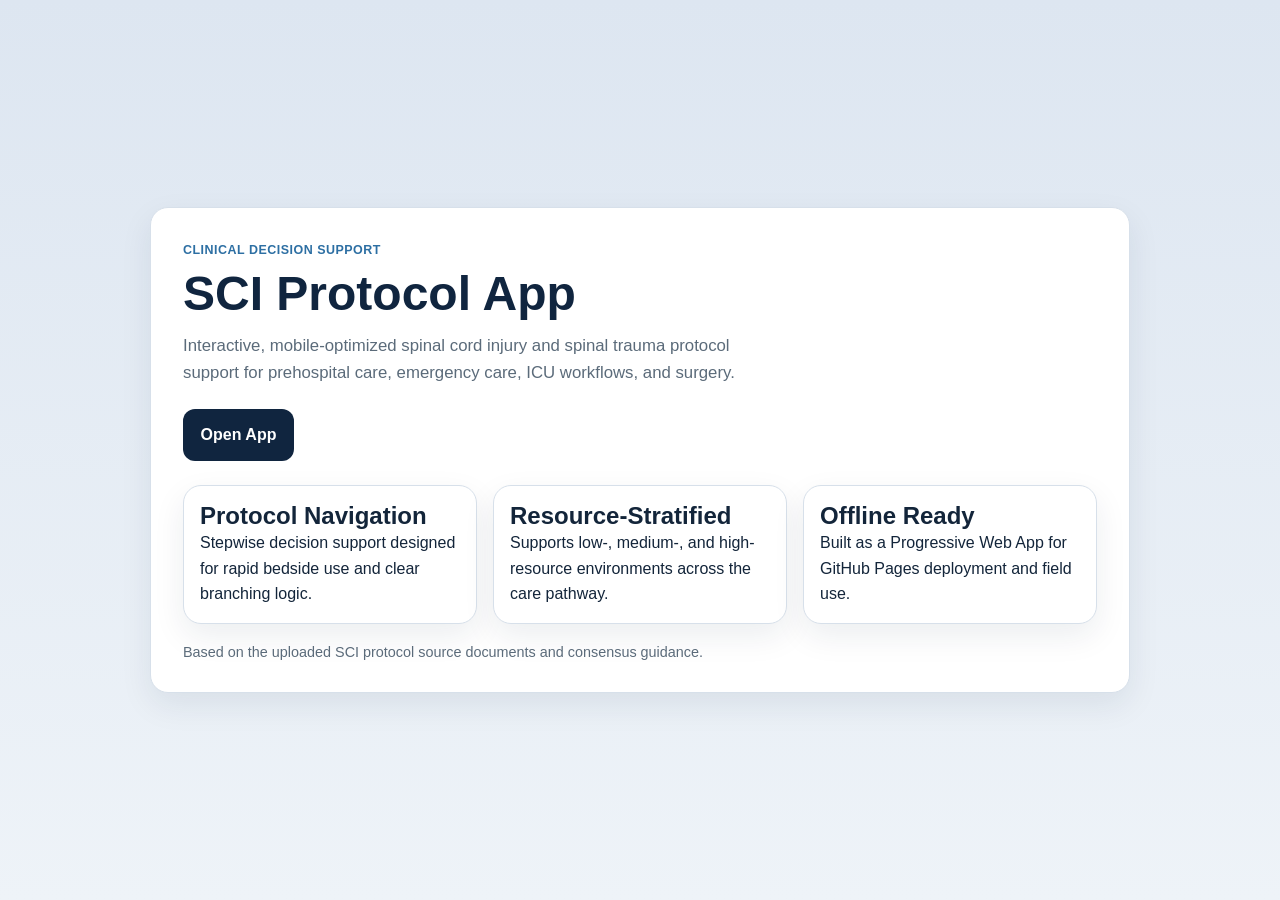
<file: index.html>
<!DOCTYPE html>
<html lang="en">
  <head>
    <meta charset="UTF-8" />
    <meta
      name="viewport"
      content="width=device-width, initial-scale=1.0, viewport-fit=cover"
    />
    <meta name="theme-color" content="#10253f" />
    <meta
      name="description"
      content="SCI Protocol App - mobile-first spinal cord injury clinical decision support web application."
    />

    <title>SCI Protocol App</title>

    <link rel="manifest" href="manifest.json" />
    <link rel="icon" type="image/png" href="assets/icons/icon-192.png" />
    <link rel="apple-touch-icon" href="assets/icons/icon-192.png" />

    <link rel="stylesheet" href="css/main.css" />
    <link rel="stylesheet" href="css/layout.css" />
  </head>
  <body class="landing-body">
    <main class="landing-shell">
      <section class="hero-card">
        <div class="hero-badge">Clinical Decision Support</div>

        <h1>SCI Protocol App</h1>

        <p class="hero-subtitle">
          Interactive, mobile-optimized spinal cord injury and spinal trauma
          protocol support for prehospital care, emergency care, ICU workflows,
          and surgery.
        </p>

        <div class="hero-actions">
          <a class="button button-primary" href="app.html">Open App</a>
        </div>

        <div class="hero-grid">
          <article class="info-card">
            <h2>Protocol Navigation</h2>
            <p>
              Stepwise decision support designed for rapid bedside use and clear
              branching logic.
            </p>
          </article>

          <article class="info-card">
            <h2>Resource-Stratified</h2>
            <p>
              Supports low-, medium-, and high-resource environments across the
              care pathway.
            </p>
          </article>

          <article class="info-card">
            <h2>Offline Ready</h2>
            <p>
              Built as a Progressive Web App for GitHub Pages deployment and
              field use.
            </p>
          </article>
        </div>

        <div class="source-note">
          Based on the uploaded SCI protocol source documents and consensus
          guidance.
        </div>
      </section>
    </main>

    <script>
      if ("serviceWorker" in navigator) {
        window.addEventListener("load", function () {
          navigator.serviceWorker
            .register("./service-worker.js")
            .catch(function (error) {
              console.error("Service worker registration failed:", error);
            });
        });
      }
    </script>
  </body>
</html>
</file>
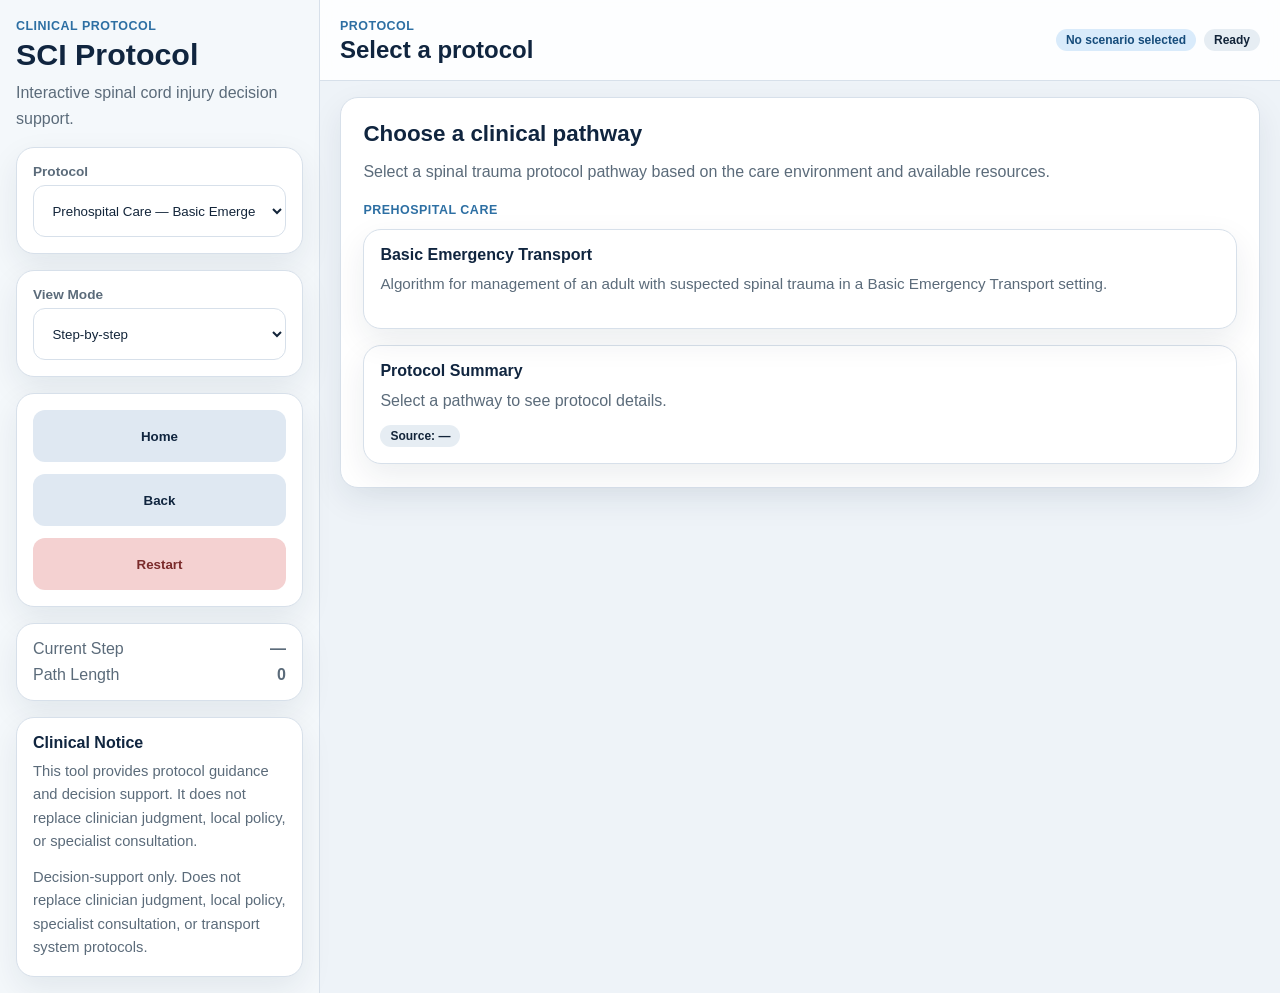
<file: app.html>
<!DOCTYPE html>
<html lang="en">
  <head>
    <meta charset="UTF-8" />

    <meta
      name="viewport"
      content="width=device-width, initial-scale=1.0, viewport-fit=cover"
    />

    <meta name="theme-color" content="#10253f" />

    <title>SCI Protocol App</title>

    <link rel="manifest" href="manifest.json" />

    <link rel="icon" href="assets/icons/icon-192.png" />
    <link rel="apple-touch-icon" href="assets/icons/icon-192.png" />

    <link rel="stylesheet" href="css/main.css" />
    <link rel="stylesheet" href="css/layout.css" />
    <link rel="stylesheet" href="css/tree.css" />
  </head>

  <body>
    <div class="app-shell">

      <!-- Sidebar -->

      <aside class="sidebar">

        <div class="brand-block">
          <div class="brand-kicker">Clinical Protocol</div>
          <h1>SCI Protocol</h1>
          <p>
            Interactive spinal cord injury decision support.
          </p>
        </div>

        <!-- Protocol Selector -->

        <section class="panel-block">

          <label class="field-label" for="protocolSelect">
            Protocol
          </label>

          <select id="protocolSelect" class="input-control">
          </select>

        </section>

        <!-- View Mode -->

        <section class="panel-block">

          <label class="field-label" for="viewModeSelect">
            View Mode
          </label>

          <select id="viewModeSelect" class="input-control">

            <option value="step">
              Step-by-step
            </option>

            <option value="tree">
              Decision tree
            </option>

          </select>

        </section>

        <!-- Navigation Controls -->

        <section class="panel-block quick-actions">

          <button
            id="homeBtn"
            class="button button-secondary"
          >
            Home
          </button>

          <button
            id="backBtn"
            class="button button-secondary"
          >
            Back
          </button>

          <button
            id="restartBtn"
            class="button button-danger"
          >
            Restart
          </button>

        </section>

        <!-- Status Panel -->

        <section class="panel-block status-block">

          <div class="status-row">

            <span>Current Step</span>

            <strong id="currentStepLabel">
              —
            </strong>

          </div>

          <div class="status-row">

            <span>Path Length</span>

            <strong id="pathLengthLabel">
              0
            </strong>

          </div>

        </section>

        <!-- Disclaimer -->

        <section class="panel-block disclaimer-block">

          <h2>Clinical Notice</h2>

          <p>
            This tool provides protocol guidance and decision support.  
            It does not replace clinician judgment, local policy, or specialist consultation.
          </p>

        </section>

      </aside>


      <!-- Main Content -->

      <main class="main-stage">

        <!-- Header -->

        <header class="topbar">

          <div>

            <div
              class="topbar-kicker"
              id="protocolCategoryLabel"
            >
              Protocol
            </div>

            <h2 id="protocolTitle">
              Select a protocol
            </h2>

          </div>

          <div class="topbar-meta">

            <span
              class="pill pill-info"
              id="scenarioLabel"
            >
              No scenario selected
            </span>

            <span
              class="pill pill-neutral"
              id="urgencyLabel"
            >
              Ready
            </span>

          </div>

        </header>


        <!-- Home View -->

        <section
          id="homeView"
          class="view-panel home-view active"
        >

          <div class="welcome-card">

            <h3>Choose a clinical pathway</h3>

            <p>
              Select a spinal trauma protocol pathway based on the
              care environment and available resources.
            </p>

            <div
              class="domain-grid"
              id="domainGrid"
            ></div>

          </div>

        </section>


        <!-- Step View -->

        <section
          id="stepView"
          class="view-panel step-view"
        >

          <article
            class="step-card"
            id="stepCard"
          >

            <div class="step-header">

              <div>

                <div
                  class="step-kicker"
                  id="stepKicker"
                >
                  Step
                </div>

                <h3 id="stepTitle">
                  Awaiting selection
                </h3>

              </div>

              <div class="step-badges">

                <span
                  class="pill pill-neutral"
                  id="stepUrgency"
                >
                  —
                </span>

                <span
                  class="pill pill-neutral"
                  id="stepComplexity"
                >
                  —
                </span>

              </div>

            </div>

            <p
              class="step-text"
              id="stepText"
            >
              Select a protocol to begin.
            </p>

            <div
              class="alerts-box"
              id="alertsBox"
            ></div>

            <div
              class="actions-box"
              id="actionsBox"
            ></div>

            <div
              class="options-grid"
              id="optionsGrid"
            ></div>

          </article>


          <!-- Support Panel -->

          <aside class="support-panel">

            <section class="support-card">

              <h4>Clinical Pearls</h4>

              <ul
                id="pearlsList"
                class="support-list"
              ></ul>

            </section>


            <section class="support-card">

              <h4>Decision Path</h4>

              <ol
                id="pathSummary"
                class="path-list"
              ></ol>

            </section>

          </aside>

        </section>


        <!-- Tree View -->

        <section
          id="treeView"
          class="view-panel tree-view"
        >

          <div class="tree-toolbar">

            <div class="tree-toolbar-group">

              <button
                id="zoomInBtn"
                class="button button-secondary"
              >
                Zoom In
              </button>

              <button
                id="zoomOutBtn"
                class="button button-secondary"
              >
                Zoom Out
              </button>

              <button
                id="fitTreeBtn"
                class="button button-secondary"
              >
                Fit
              </button>

            </div>

            <div class="tree-toolbar-group">

              <button
                id="resetTreeBtn"
                class="button button-danger"
              >
                Reset
              </button>

            </div>

          </div>


          <div
            class="tree-stage"
            id="treeStage"
          >

            <div
              class="tree-canvas"
              id="treeCanvas"
            ></div>

            <div
              class="minimap"
              id="minimap"
            ></div>

          </div>

        </section>

      </main>

    </div>


    <!-- JavaScript -->

    <script src="js/protocol-data.js"></script>
    <script src="js/protocol-engine.js"></script>
    <script src="js/tree-engine.js"></script>
    <script src="js/canvas-controls.js"></script>
    <script src="js/minimap.js"></script>
    <script src="js/ui-controller.js"></script>

  </body>
</html>
</file>
<file: css/main.css>
:root {

  /* Core Colors */

  --primary: #10253f;
  --secondary: #2d6fa3;

  --danger: #d64545;
  --warning: #d19b1c;
  --success: #1f7a4f;

  --background: #eef3f8;
  --surface: #ffffff;
  --surface-alt: #f6f9fc;

  --border: #d7e0ea;

  --text: #13253a;
  --text-muted: #5b6b7a;

  /* Radius */

  --radius-xl: 28px;
  --radius-lg: 18px;
  --radius-md: 12px;
  --radius-sm: 8px;

  /* Tap Target */

  --tap-size: 52px;

  /* Shadow */

  --shadow-soft: 0 12px 32px rgba(16,37,63,0.08);
}



/* Base Reset */

*{
  box-sizing:border-box;
}

body{

  margin:0;

  font-family:
    -apple-system,
    BlinkMacSystemFont,
    "Segoe UI",
    Roboto,
    Arial,
    sans-serif;

  background:var(--background);

  color:var(--text);

}



/* Typography */

h1,h2,h3,h4{
  margin:0;
  font-weight:700;
}

p{
  margin:0;
  line-height:1.6;
}



/* Links */

a{
  text-decoration:none;
  color:inherit;
}



/* Buttons */

.button{

  display:inline-flex;

  align-items:center;

  justify-content:center;

  min-height:var(--tap-size);

  padding:0.75rem 1.1rem;

  border-radius:var(--radius-md);

  border:none;

  font-weight:600;

  cursor:pointer;

  transition:0.15s ease;

}

.button:hover{
  transform:translateY(-1px);
}

.button-primary{

  background:var(--primary);

  color:white;

}

.button-secondary{

  background:#dfe8f2;

  color:var(--primary);

}

.button-danger{

  background:#f4d1d1;

  color:#7a2b2b;

}



/* Inputs */

.input-control{

  width:100%;

  min-height:var(--tap-size);

  border-radius:var(--radius-md);

  border:1px solid var(--border);

  padding:0.7rem 0.9rem;

  background:white;

  color:var(--text);

}



/* Labels */

.field-label{

  display:block;

  font-size:0.85rem;

  margin-bottom:6px;

  font-weight:600;

  color:var(--text-muted);

}



/* Cards */

.hero-card,
.info-card,
.panel-block,
.support-card,
.step-card,
.welcome-card{

  background:var(--surface);

  border-radius:var(--radius-lg);

  border:1px solid var(--border);

  box-shadow:var(--shadow-soft);

}



/* Pills */

.pill{

  display:inline-flex;

  align-items:center;

  justify-content:center;

  padding:4px 10px;

  border-radius:999px;

  font-size:0.75rem;

  font-weight:600;

}

.pill-neutral{
  background:#e6edf3;
}

.pill-info{
  background:#d9ebfb;
  color:#164c7b;
}

.pill-urgent{
  background:#f5d1d1;
  color:#7f2a2a;
}

.pill-warning{
  background:#f6e7c3;
  color:#7a5b1c;
}

.pill-safe{
  background:#d7f1e2;
  color:#1b6b48;
}



/* Hero Landing */

.landing-body{

  display:grid;

  place-items:center;

  min-height:100vh;

  padding:24px;

  background:linear-gradient(
    180deg,
    #dde6f1,
    #eef3f8
  );

}

.landing-shell{
  width:min(980px,100%);
}

.hero-card{

  padding:32px;

}

.hero-card h1{

  font-size:clamp(2rem,4vw,3rem);

  color:var(--primary);

  margin:8px 0 12px;

}

.hero-subtitle{

  max-width:600px;

  color:var(--text-muted);

  font-size:1.05rem;

}

.hero-grid{

  display:grid;

  grid-template-columns:repeat(
    auto-fit,
    minmax(220px,1fr)
  );

  gap:16px;

  margin-top:24px;

}

.info-card{

  padding:16px;

}

.hero-actions{

  margin-top:22px;

}

.source-note{

  margin-top:20px;

  font-size:0.9rem;

  color:var(--text-muted);

}



/* Step Card Content */

.step-text{

  margin-top:14px;

  font-size:1rem;

}



/* Alerts */

.alert-item{

  border-left:4px solid var(--secondary);

  background:var(--surface-alt);

  padding:10px 12px;

  border-radius:var(--radius-sm);

}

.alert-item.urgent{
  border-left-color:var(--danger);
}



/* Action Blocks */

.action-item{

  border-left:4px solid var(--secondary);

  background:var(--surface-alt);

  padding:10px 12px;

  border-radius:var(--radius-sm);

}



/* Options */

.option-button{

  width:100%;

  text-align:left;

  padding:14px;

  border-radius:var(--radius-md);

  border:1px solid var(--border);

  background:white;

  cursor:pointer;

}

.option-button:hover{
  border-color:var(--secondary);
}

.option-title{

  display:block;

  font-weight:700;

  margin-bottom:4px;

}

.option-help{

  font-size:0.9rem;

  color:var(--text-muted);

}



/* Support Lists */

.support-list,
.path-list{

  margin:0;

  padding-left:18px;

}

.support-list li,
.path-list li{

  margin:6px 0;

  color:var(--text-muted);

}
</file>
<file: css/layout.css>
.app-shell {
  display: grid;
  grid-template-columns: 320px 1fr;
  min-height: 100vh;
}

/* Sidebar */

.sidebar {
  display: flex;
  flex-direction: column;
  gap: 1rem;
  padding: 1rem;
  background: #f4f8fb;
  border-right: 1px solid var(--border);
}

.brand-block h1 {
  font-size: 1.9rem;
  color: var(--primary);
  margin-top: 0.2rem;
}

.brand-block p {
  margin-top: 0.5rem;
  color: var(--text-muted);
}

.brand-kicker,
.topbar-kicker,
.step-kicker,
.hero-badge {
  display: inline-block;
  font-size: 0.78rem;
  font-weight: 800;
  text-transform: uppercase;
  letter-spacing: 0.04em;
  color: var(--secondary);
}

.quick-actions {
  display: grid;
  gap: 0.75rem;
}

.status-block {
  display: grid;
  gap: 0.45rem;
}

.status-row {
  display: flex;
  align-items: center;
  justify-content: space-between;
  gap: 1rem;
  color: var(--text-muted);
}

.disclaimer-block h2 {
  font-size: 1rem;
  color: var(--primary);
  margin-bottom: 0.5rem;
}

.disclaimer-block p {
  font-size: 0.92rem;
  color: var(--text-muted);
}

/* Main Stage */

.main-stage {
  display: flex;
  flex-direction: column;
  min-width: 0;
}

/* Top Bar */

.topbar {
  position: sticky;
  top: 0;
  z-index: 20;

  display: flex;
  align-items: center;
  justify-content: space-between;
  gap: 1rem;

  padding: 1rem 1.25rem;
  background: rgba(255, 255, 255, 0.88);
  backdrop-filter: blur(10px);
  border-bottom: 1px solid var(--border);
}

.topbar h2 {
  margin-top: 0.15rem;
  font-size: 1.5rem;
  color: var(--primary);
}

.topbar-meta {
  display: flex;
  flex-wrap: wrap;
  gap: 0.5rem;
}

/* Views */

.view-panel {
  display: none;
  padding: 1rem 1.25rem 1.25rem;
}

.view-panel.active {
  display: block;
}

/* Home View */

.home-view .welcome-card {
  padding: 1.4rem;
}

.welcome-card h3 {
  font-size: 1.4rem;
  color: var(--primary);
  margin-bottom: 0.75rem;
}

.welcome-card p {
  color: var(--text-muted);
  margin-bottom: 1rem;
}

.domain-grid {
  display: grid;
  grid-template-columns: repeat(auto-fit, minmax(220px, 1fr));
  gap: 1rem;
}

.domain-card {
  background: var(--surface);
  border: 1px solid var(--border);
  border-radius: var(--radius-lg);
  box-shadow: var(--shadow-soft);
  padding: 1rem;
  cursor: pointer;
  transition: 0.15s ease;
}

.domain-card:hover {
  transform: translateY(-1px);
  border-color: var(--secondary);
}

.domain-card h4 {
  color: var(--primary);
  margin-bottom: 0.45rem;
}

.domain-card p {
  font-size: 0.95rem;
  color: var(--text-muted);
}

/* Step View */

.step-view {
  display: none;
  grid-template-columns: minmax(0, 1fr) 320px;
  gap: 1rem;
}

.step-view.active {
  display: grid;
}

.step-card {
  padding: 1.25rem;
}

.step-header {
  display: flex;
  align-items: flex-start;
  justify-content: space-between;
  gap: 1rem;
  margin-bottom: 1rem;
}

.step-header h3 {
  font-size: 1.7rem;
  color: var(--primary);
  margin-top: 0.2rem;
}

.step-badges {
  display: flex;
  flex-wrap: wrap;
  gap: 0.5rem;
}

.alerts-box,
.actions-box,
.options-grid {
  display: grid;
  gap: 0.75rem;
  margin-top: 1rem;
}

/* Support Panel */

.support-panel {
  display: grid;
  gap: 1rem;
  align-content: start;
}

.support-card {
  padding: 1rem;
}

.support-card h4 {
  font-size: 1rem;
  color: var(--primary);
  margin-bottom: 0.75rem;
}

/* Tree View */

.tree-view {
  display: none;
  height: calc(100vh - 86px);
}

.tree-view.active {
  display: flex;
  flex-direction: column;
  gap: 0.75rem;
}

.tree-toolbar {
  display: flex;
  align-items: center;
  justify-content: space-between;
  flex-wrap: wrap;
  gap: 1rem;
}

.tree-toolbar-group {
  display: flex;
  flex-wrap: wrap;
  gap: 0.75rem;
}

.tree-stage {
  position: relative;
  flex: 1;
  overflow: hidden;
  border: 1px solid var(--border);
  border-radius: var(--radius-xl);
  background: linear-gradient(180deg, #f8fbfd 0%, #eef4fa 100%);
}

/* Panel Padding Consistency */

.panel-block,
.support-card,
.welcome-card {
  padding: 1rem;
}

/* Responsive */

@media (max-width: 1080px) {
  .app-shell {
    grid-template-columns: 1fr;
  }

  .sidebar {
    border-right: 0;
    border-bottom: 1px solid var(--border);
  }

  .step-view.active {
    grid-template-columns: 1fr;
  }
}

@media (max-width: 720px) {
  .topbar {
    flex-direction: column;
    align-items: flex-start;
    padding: 0.95rem 1rem;
  }

  .view-panel {
    padding: 1rem;
  }

  .step-header {
    flex-direction: column;
  }

  .hero-card {
    padding: 1.35rem;
  }

  .brand-block h1 {
    font-size: 1.6rem;
  }

  .topbar h2 {
    font-size: 1.25rem;
  }

  .step-header h3 {
    font-size: 1.35rem;
  }
}
</file>
<file: css/tree.css>
.tree-canvas {
  position: absolute;
  inset: 0;
  transform-origin: 0 0;
  cursor: grab;
  padding: 2rem;
  min-width: max-content;
  min-height: max-content;
}

.tree-canvas.dragging {
  cursor: grabbing;
}

.tree-root {
  display: flex;
  flex-direction: column;
  gap: 1.5rem;
  align-items: center;
  width: max-content;
  min-width: 320px;
  min-height: 240px;
}

.tree-level {
  display: flex;
  gap: 1.25rem;
  align-items: flex-start;
  justify-content: center;
  width: max-content;
}

.tree-branch {
  display: flex;
  flex-direction: column;
  align-items: center;
  gap: 0.5rem;
  min-width: 320px;
}

.tree-node {
  width: 320px;
  background: #ffffff;
  border: 1px solid var(--border);
  border-radius: 18px;
  padding: 1rem;
  box-shadow: var(--shadow-soft);
  transition: 0.15s ease;
}

.tree-node.active {
  border-color: var(--secondary);
  box-shadow: 0 12px 28px rgba(45, 111, 163, 0.18);
}

.tree-node.current {
  outline: 3px solid rgba(45, 111, 163, 0.22);
}

.tree-node.urgent {
  border-left: 6px solid var(--danger);
}

.tree-node.warning {
  border-left: 6px solid var(--warning);
}

.tree-node.safe {
  border-left: 6px solid var(--success);
}

.tree-node-header {
  display: grid;
  gap: 0.45rem;
  margin-bottom: 0.55rem;
}

.tree-node-step {
  font-size: 0.76rem;
  font-weight: 800;
  letter-spacing: 0.04em;
  text-transform: uppercase;
  color: var(--secondary);
}

.tree-node h4 {
  margin: 0 0 0.35rem;
  font-size: 1rem;
  color: var(--primary);
}

.tree-node p {
  margin: 0;
  font-size: 0.92rem;
  color: var(--text-muted);
  line-height: 1.5;
}

.tree-node-tags {
  margin-top: 0.8rem;
  display: flex;
  flex-wrap: wrap;
  gap: 0.4rem;
}

.tree-connector-stack {
  display: flex;
  flex-direction: column;
  align-items: center;
  min-height: 46px;
}

.tree-line {
  background: #9cb0c3;
}

.tree-line-vertical {
  width: 2px;
  height: 16px;
}

.tree-edge-label {
  display: inline-flex;
  flex-direction: column;
  align-items: center;
  gap: 0.15rem;
  padding: 0.35rem 0.55rem;
  border: 1px solid var(--border);
  border-radius: 999px;
  background: #ffffff;
  box-shadow: var(--shadow-soft);
  font-size: 0.75rem;
  color: var(--text-muted);
  text-align: center;
  max-width: 220px;
}

.tree-edge-label.active {
  border-color: rgba(45, 111, 163, 0.35);
  background: #eef6fd;
}

.tree-edge-label strong {
  color: var(--text);
  font-size: 0.75rem;
}

.tree-edge-label span {
  font-size: 0.68rem;
  line-height: 1.25;
}

.minimap {
  position: absolute;
  right: 1rem;
  bottom: 1rem;
  width: 190px;
  height: 130px;
  background: rgba(255, 255, 255, 0.95);
  border-radius: 16px;
  border: 1px solid var(--border);
  box-shadow: var(--shadow-soft);
  padding: 0.6rem;
  overflow: hidden;
  font-size: 0.7rem;
  color: var(--text-muted);
}

.minimap-track {
  display: grid;
  gap: 0.25rem;
}

.minimap-item {
  white-space: nowrap;
  overflow: hidden;
  text-overflow: ellipsis;
}

@media (max-width: 900px) {
  .tree-node,
  .tree-branch {
    min-width: 280px;
    width: 280px;
  }

  .tree-level {
    flex-direction: column;
    align-items: center;
  }
}
</file>
